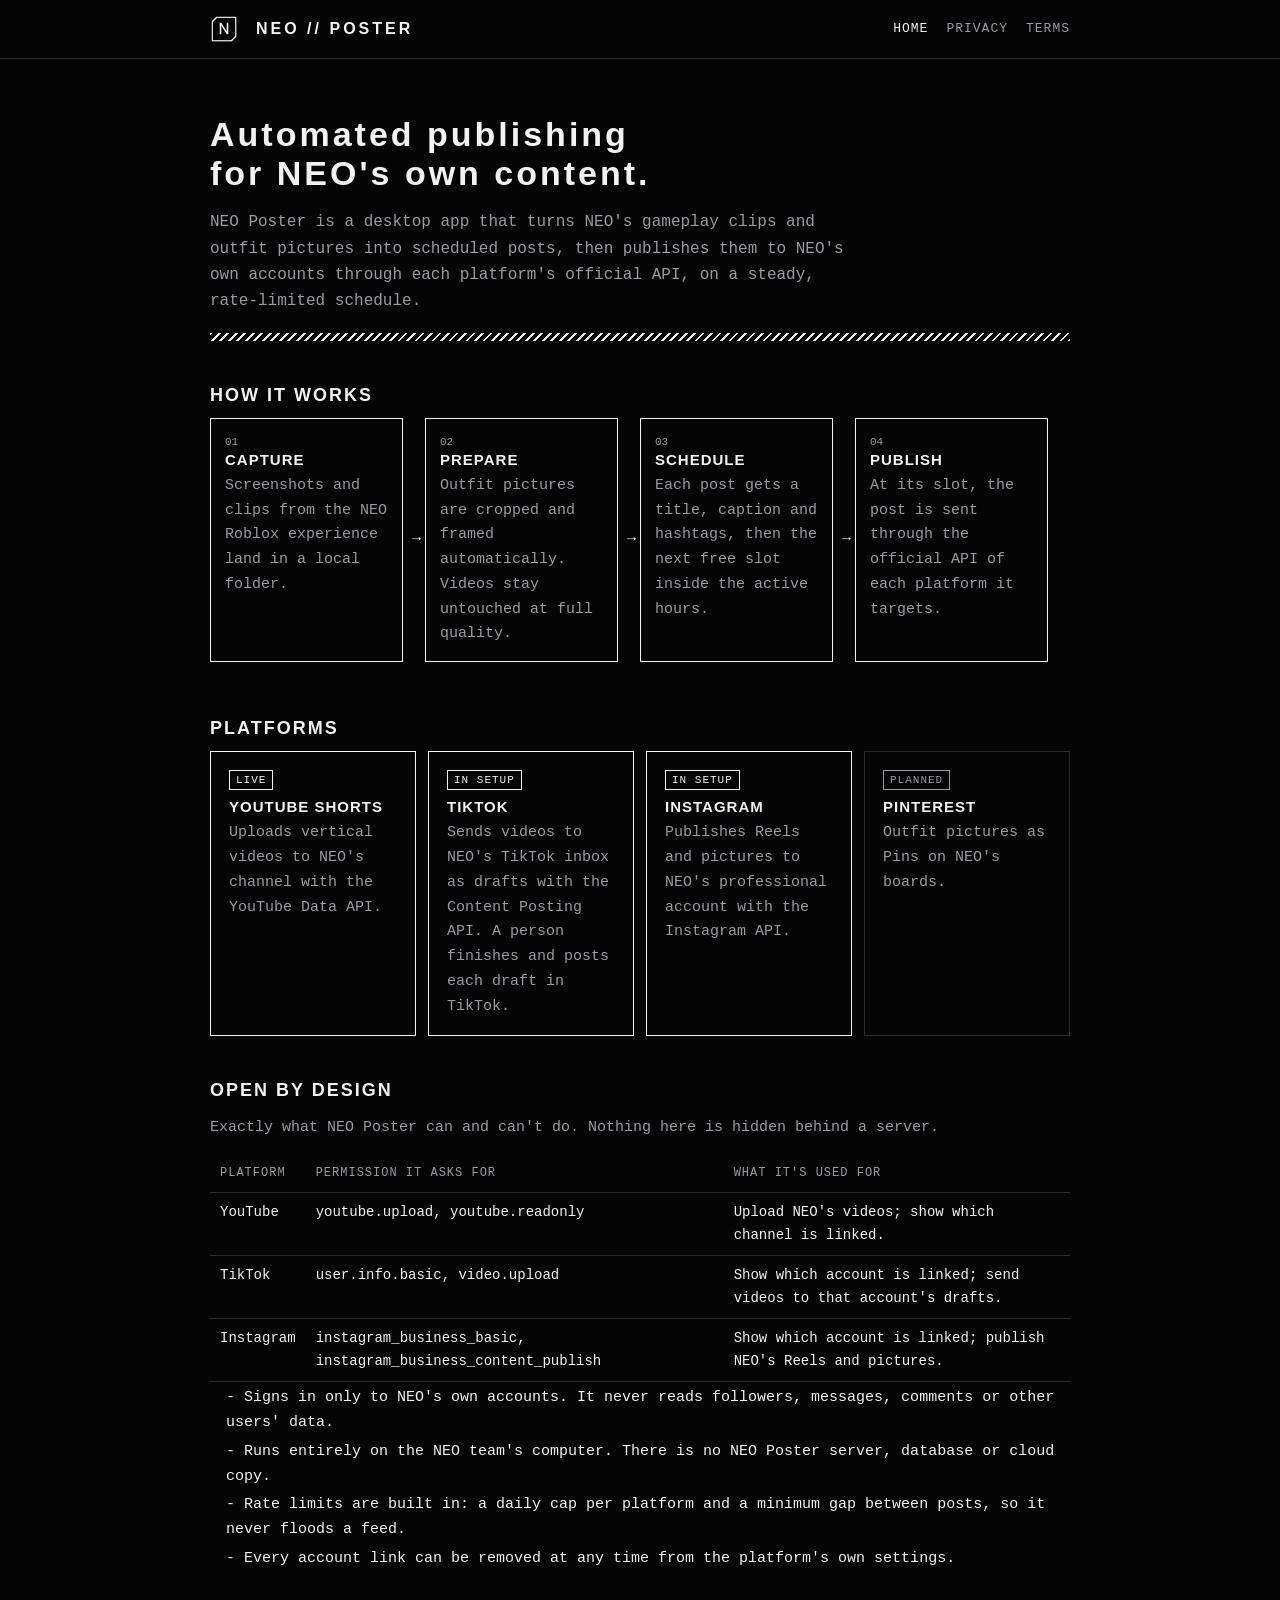
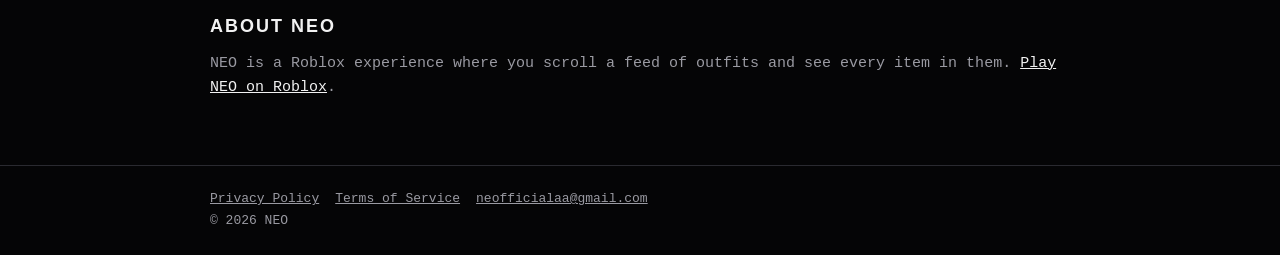
<file: index.html>
<!doctype html>
<html lang="en">
<head>
<meta charset="utf-8">
<meta name="viewport" content="width=device-width, initial-scale=1">
<title>NEO Poster</title>
<meta name="description" content="NEO Poster is NEO's desktop tool for scheduling and publishing its own videos and images to its own social accounts.">
<link rel="icon" href="icon.png">
<link rel="stylesheet" href="style.css">
</head>
<body>
<nav><div class="wrap"><img src="icon.png" alt=""><b>NEO // POSTER</b>
  <a href="./" class="on">HOME</a><a href="privacy/">PRIVACY</a><a href="terms/">TERMS</a></div></nav>

<main class="wrap">
  <h1>Automated publishing<br>for NEO's own content.</h1>
  <p class="lead mut">NEO Poster is a desktop app that turns NEO's gameplay clips and outfit pictures into scheduled posts,
  then publishes them to NEO's own accounts through each platform's official API, on a steady, rate-limited schedule.</p>
  <div class="hatch"></div>

  <h2>HOW IT WORKS</h2>
  <div class="flow">
    <div class="step"><div class="n">01</div><h3>CAPTURE</h3><span class="mut">Screenshots and clips from the NEO Roblox experience land in a local folder.</span></div>
    <div class="step"><div class="n">02</div><h3>PREPARE</h3><span class="mut">Outfit pictures are cropped and framed automatically. Videos stay untouched at full quality.</span></div>
    <div class="step"><div class="n">03</div><h3>SCHEDULE</h3><span class="mut">Each post gets a title, caption and hashtags, then the next free slot inside the active hours.</span></div>
    <div class="step"><div class="n">04</div><h3>PUBLISH</h3><span class="mut">At its slot, the post is sent through the official API of each platform it targets.</span></div>
  </div>

  <h2>PLATFORMS</h2>
  <div class="grid">
    <div class="card"><span class="tag">LIVE</span><h3>YOUTUBE SHORTS</h3><span class="mut">Uploads vertical videos to NEO's channel with the YouTube Data API.</span></div>
    <div class="card"><span class="tag">IN SETUP</span><h3>TIKTOK</h3><span class="mut">Sends videos to NEO's TikTok inbox as drafts with the Content Posting API. A person finishes and posts each draft in TikTok.</span></div>
    <div class="card"><span class="tag">IN SETUP</span><h3>INSTAGRAM</h3><span class="mut">Publishes Reels and pictures to NEO's professional account with the Instagram API.</span></div>
    <div class="card dim"><span class="tag dim">PLANNED</span><h3>PINTEREST</h3><span class="mut">Outfit pictures as Pins on NEO's boards.</span></div>
  </div>

  <h2>OPEN BY DESIGN</h2>
  <p class="mut">Exactly what NEO Poster can and can't do. Nothing here is hidden behind a server.</p>
  <table>
    <tr><th>PLATFORM</th><th>PERMISSION IT ASKS FOR</th><th>WHAT IT'S USED FOR</th></tr>
    <tr><td>YouTube</td><td>youtube.upload, youtube.readonly</td><td>Upload NEO's videos; show which channel is linked.</td></tr>
    <tr><td>TikTok</td><td>user.info.basic, video.upload</td><td>Show which account is linked; send videos to that account's drafts.</td></tr>
    <tr><td>Instagram</td><td>instagram_business_basic, instagram_business_content_publish</td><td>Show which account is linked; publish NEO's Reels and pictures.</td></tr>
  </table>
  <p class="li">Signs in only to NEO's own accounts. It never reads followers, messages, comments or other users' data.</p>
  <p class="li">Runs entirely on the NEO team's computer. There is no NEO Poster server, database or cloud copy.</p>
  <p class="li">Rate limits are built in: a daily cap per platform and a minimum gap between posts, so it never floods a feed.</p>
  <p class="li">Every account link can be removed at any time from the platform's own settings.</p>

  <h2>ABOUT NEO</h2>
  <p class="mut">NEO is a Roblox experience where you scroll a feed of outfits and see every item in them.
  <a href="https://www.roblox.com/games/76077980970117">Play NEO on Roblox</a>.</p>
</main>

<footer><div class="wrap"><a href="privacy/">Privacy Policy</a><a href="terms/">Terms of Service</a><a href="mailto:neofficialaa@gmail.com">neofficialaa@gmail.com</a><br>&copy; 2026 NEO</div></footer>
</body>
</html>
</file>
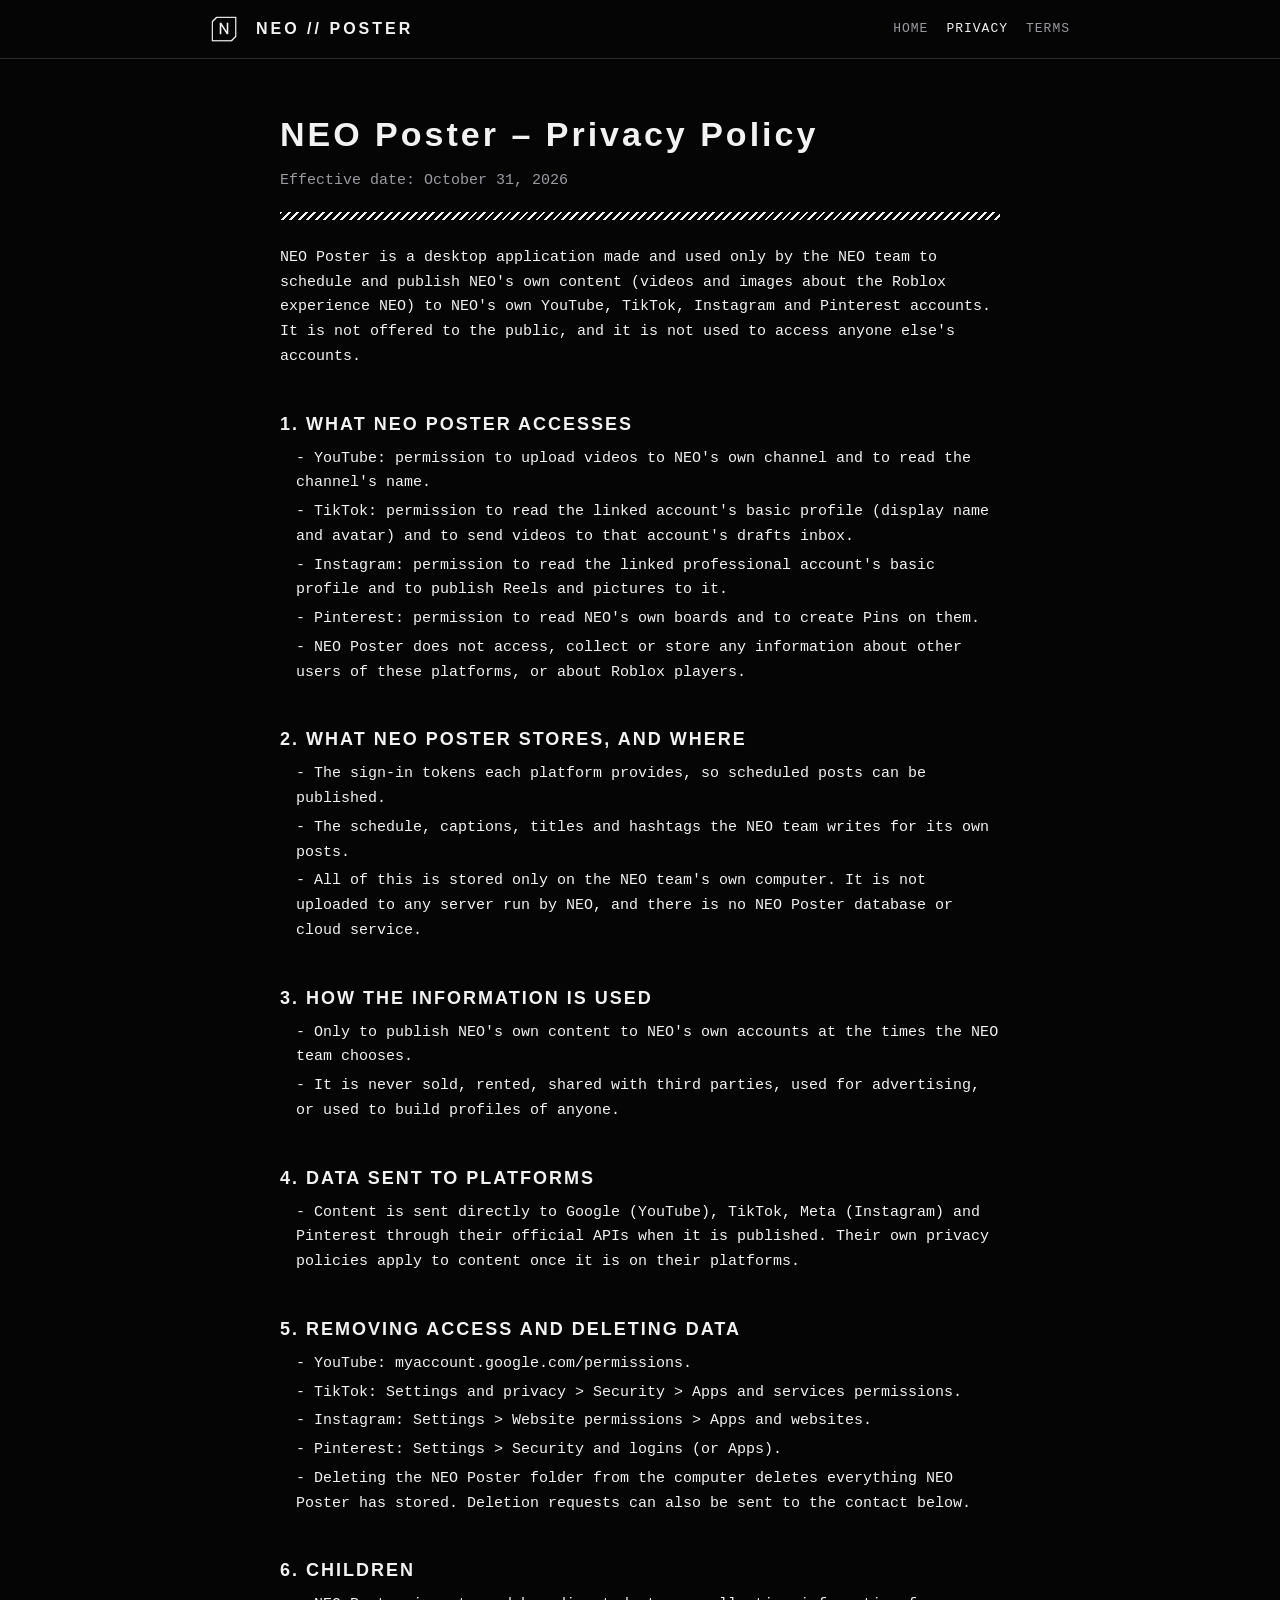
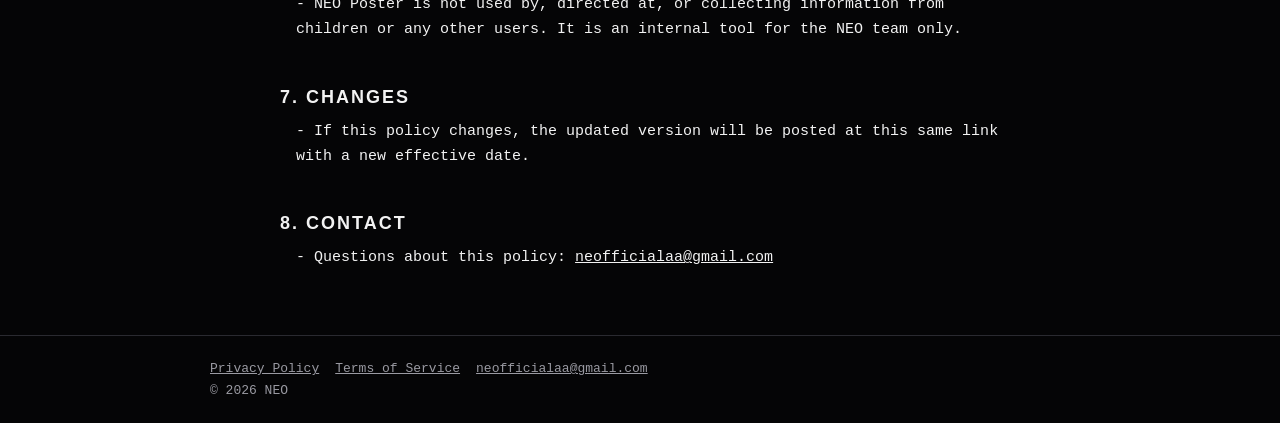
<file: privacy/index.html>
<!doctype html>
<html lang="en">
<head>
<meta charset="utf-8">
<meta name="viewport" content="width=device-width, initial-scale=1">
<title>NEO Poster Privacy Policy</title>
<link rel="icon" href="../icon.png">
<link rel="stylesheet" href="../style.css">
</head>
<body>
<nav><div class="wrap"><img src="../icon.png" alt=""><b>NEO // POSTER</b>
  <a href="../">HOME</a><a href="./" class="on">PRIVACY</a><a href="../terms/">TERMS</a></div></nav>
<main class="wrap doc">
<h1>NEO Poster – Privacy Policy</h1>
<p class="mut">Effective date: October 31, 2026</p>
<div class="hatch"></div>
<p>NEO Poster is a desktop application made and used only by the NEO team to schedule and publish NEO's own content (videos and images about the Roblox experience NEO) to NEO's own YouTube, TikTok, Instagram and Pinterest accounts. It is not offered to the public, and it is not used to access anyone else's accounts.</p>
<h2>1. WHAT NEO POSTER ACCESSES</h2>
<p class="li">YouTube: permission to upload videos to NEO's own channel and to read the channel's name.</p>
<p class="li">TikTok: permission to read the linked account's basic profile (display name and avatar) and to send videos to that account's drafts inbox.</p>
<p class="li">Instagram: permission to read the linked professional account's basic profile and to publish Reels and pictures to it.</p>
<p class="li">Pinterest: permission to read NEO's own boards and to create Pins on them.</p>
<p class="li">NEO Poster does not access, collect or store any information about other users of these platforms, or about Roblox players.</p>
<h2>2. WHAT NEO POSTER STORES, AND WHERE</h2>
<p class="li">The sign-in tokens each platform provides, so scheduled posts can be published.</p>
<p class="li">The schedule, captions, titles and hashtags the NEO team writes for its own posts.</p>
<p class="li">All of this is stored only on the NEO team's own computer. It is not uploaded to any server run by NEO, and there is no NEO Poster database or cloud service.</p>
<h2>3. HOW THE INFORMATION IS USED</h2>
<p class="li">Only to publish NEO's own content to NEO's own accounts at the times the NEO team chooses.</p>
<p class="li">It is never sold, rented, shared with third parties, used for advertising, or used to build profiles of anyone.</p>
<h2>4. DATA SENT TO PLATFORMS</h2>
<p class="li">Content is sent directly to Google (YouTube), TikTok, Meta (Instagram) and Pinterest through their official APIs when it is published. Their own privacy policies apply to content once it is on their platforms.</p>
<h2>5. REMOVING ACCESS AND DELETING DATA</h2>
<p class="li">YouTube: myaccount.google.com/permissions.</p>
<p class="li">TikTok: Settings and privacy &gt; Security &gt; Apps and services permissions.</p>
<p class="li">Instagram: Settings &gt; Website permissions &gt; Apps and websites.</p>
<p class="li">Pinterest: Settings &gt; Security and logins (or Apps).</p>
<p class="li">Deleting the NEO Poster folder from the computer deletes everything NEO Poster has stored. Deletion requests can also be sent to the contact below.</p>
<h2>6. CHILDREN</h2>
<p class="li">NEO Poster is not used by, directed at, or collecting information from children or any other users. It is an internal tool for the NEO team only.</p>
<h2>7. CHANGES</h2>
<p class="li">If this policy changes, the updated version will be posted at this same link with a new effective date.</p>
<h2>8. CONTACT</h2>
<p class="li">Questions about this policy: <a href="mailto:neofficialaa@gmail.com">neofficialaa@gmail.com</a></p>
</main>
<footer><div class="wrap"><a href="./">Privacy Policy</a><a href="../terms/">Terms of Service</a><a href="mailto:neofficialaa@gmail.com">neofficialaa@gmail.com</a><br>&copy; 2026 NEO</div></footer>
</body>
</html>
</file>
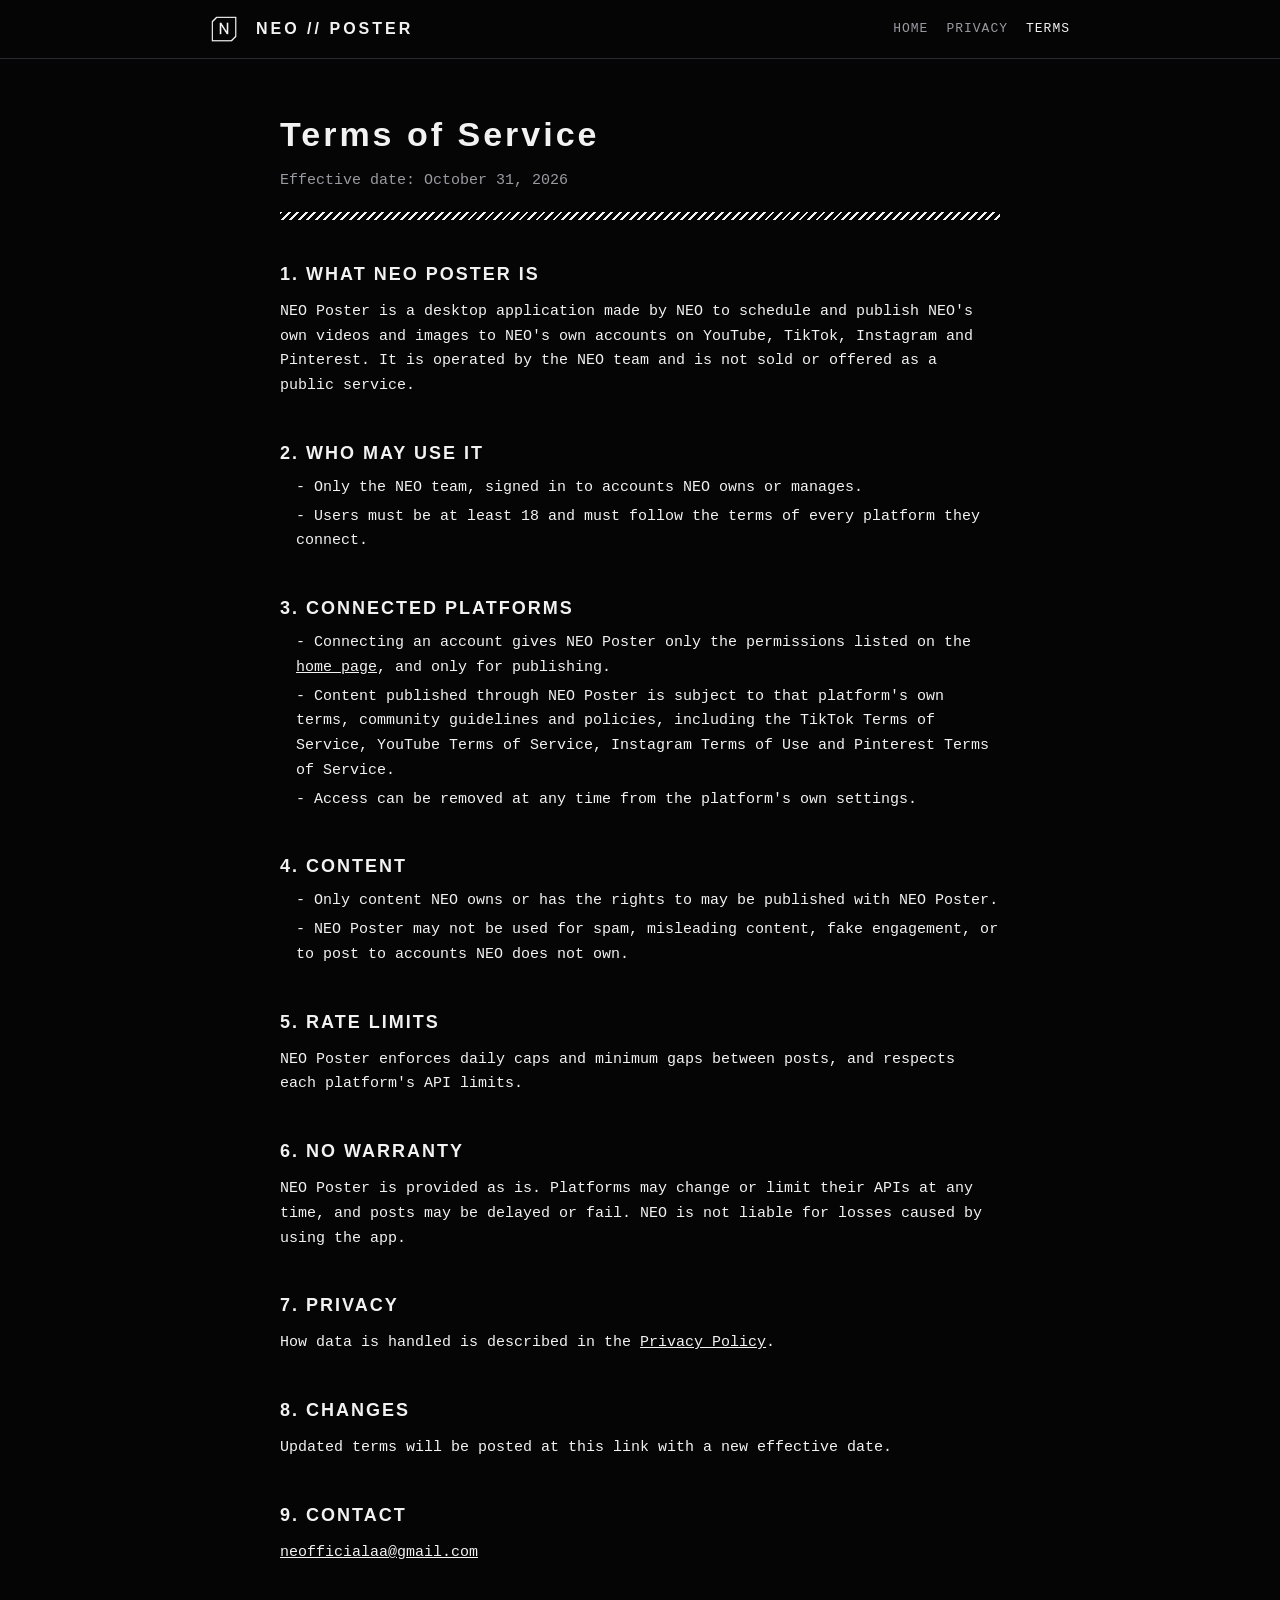
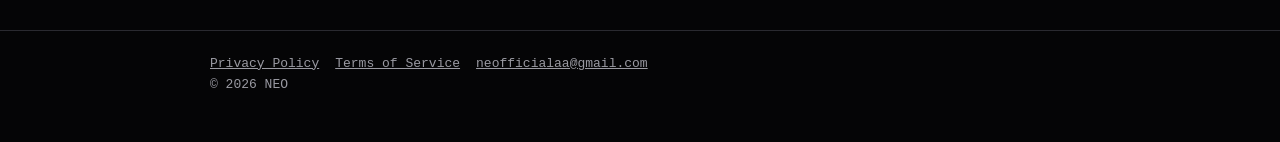
<file: terms/index.html>
<!doctype html>
<html lang="en">
<head>
<meta charset="utf-8">
<meta name="viewport" content="width=device-width, initial-scale=1">
<title>NEO Poster Terms of Service</title>
<link rel="icon" href="../icon.png">
<link rel="stylesheet" href="../style.css">
</head>
<body>
<nav><div class="wrap"><img src="../icon.png" alt=""><b>NEO // POSTER</b>
  <a href="../">HOME</a><a href="../privacy/">PRIVACY</a><a href="./" class="on">TERMS</a></div></nav>
<main class="wrap doc">
<h1>Terms of Service</h1>
<p class="mut">Effective date: October 31, 2026</p>
<div class="hatch"></div>
<h2>1. WHAT NEO POSTER IS</h2>
<p>NEO Poster is a desktop application made by NEO to schedule and publish NEO's own videos and images to NEO's own accounts on YouTube, TikTok, Instagram and Pinterest. It is operated by the NEO team and is not sold or offered as a public service.</p>
<h2>2. WHO MAY USE IT</h2>
<p class="li">Only the NEO team, signed in to accounts NEO owns or manages.</p>
<p class="li">Users must be at least 18 and must follow the terms of every platform they connect.</p>
<h2>3. CONNECTED PLATFORMS</h2>
<p class="li">Connecting an account gives NEO Poster only the permissions listed on the <a href="../">home page</a>, and only for publishing.</p>
<p class="li">Content published through NEO Poster is subject to that platform's own terms, community guidelines and policies, including the TikTok Terms of Service, YouTube Terms of Service, Instagram Terms of Use and Pinterest Terms of Service.</p>
<p class="li">Access can be removed at any time from the platform's own settings.</p>
<h2>4. CONTENT</h2>
<p class="li">Only content NEO owns or has the rights to may be published with NEO Poster.</p>
<p class="li">NEO Poster may not be used for spam, misleading content, fake engagement, or to post to accounts NEO does not own.</p>
<h2>5. RATE LIMITS</h2>
<p>NEO Poster enforces daily caps and minimum gaps between posts, and respects each platform's API limits.</p>
<h2>6. NO WARRANTY</h2>
<p>NEO Poster is provided as is. Platforms may change or limit their APIs at any time, and posts may be delayed or fail. NEO is not liable for losses caused by using the app.</p>
<h2>7. PRIVACY</h2>
<p>How data is handled is described in the <a href="../privacy/">Privacy Policy</a>.</p>
<h2>8. CHANGES</h2>
<p>Updated terms will be posted at this link with a new effective date.</p>
<h2>9. CONTACT</h2>
<p><a href="mailto:neofficialaa@gmail.com">neofficialaa@gmail.com</a></p>
</main>
<footer><div class="wrap"><a href="../privacy/">Privacy Policy</a><a href="./">Terms of Service</a><a href="mailto:neofficialaa@gmail.com">neofficialaa@gmail.com</a><br>&copy; 2026 NEO</div></footer>
</body>
</html>
</file>
<file: style.css>
:root{--fg:#f2f2f2;--mut:#9a9aa2;--bg:#050506;--line:#2a2a30}
*{box-sizing:border-box}
body{margin:0;background:var(--bg);color:var(--fg);font:15px/1.65 Consolas,"Cascadia Mono",ui-monospace,monospace}
a{color:var(--fg)}
.wrap{max-width:900px;margin:0 auto;padding:0 20px}
nav{border-bottom:1px solid var(--line)}
nav .wrap{display:flex;align-items:center;gap:18px;height:58px}
nav img{width:28px;height:28px}
nav b{font:600 16px Bahnschrift,"Segoe UI",sans-serif;letter-spacing:3px;margin-right:auto}
nav a{text-decoration:none;color:var(--mut);font-size:13px;letter-spacing:1px}
nav a:hover,nav a.on{color:var(--fg)}
h1{font:600 34px/1.15 Bahnschrift,"Segoe UI",sans-serif;letter-spacing:3px;margin:56px 0 10px}
h2{font:600 18px Bahnschrift,"Segoe UI",sans-serif;letter-spacing:2px;margin:44px 0 12px}
h3{font:600 15px Bahnschrift,"Segoe UI",sans-serif;letter-spacing:1px;margin:0 0 6px}
.mut{color:var(--mut)}
.hatch{height:8px;background:repeating-linear-gradient(135deg,var(--fg) 0 2px,transparent 2px 6px);margin:18px 0 26px}
.lead{font-size:16px;max-width:640px}
.grid{display:grid;grid-template-columns:repeat(auto-fit,minmax(200px,1fr));gap:12px}
.card{border:1.5px solid var(--fg);padding:16px 18px}
.card.dim{border-color:var(--line)}
.tag{display:inline-block;font-size:11px;letter-spacing:1px;border:1px solid var(--fg);padding:0 6px;margin-bottom:8px}
.tag.dim{border-color:var(--mut);color:var(--mut)}
.flow{display:flex;flex-wrap:wrap;align-items:stretch;gap:0}
.flow .step{flex:1 1 150px;border:1.5px solid var(--fg);padding:14px;margin:0 22px 12px 0;position:relative}
.flow .step:not(:last-child)::after{content:"\2192";position:absolute;right:-19px;top:50%;transform:translateY(-50%)}
.flow .n{font-size:11px;color:var(--mut)}
table{width:100%;border-collapse:collapse;font-size:14px}
td,th{text-align:left;padding:8px 10px;border-bottom:1px solid var(--line);vertical-align:top}
th{color:var(--mut);font-weight:normal;letter-spacing:1px;font-size:12px}
.li{padding-left:16px;margin:4px 0}.li::before{content:"- "}
footer{border-top:1px solid var(--line);margin-top:64px;padding:22px 0;font-size:13px;color:var(--mut)}
footer a{color:var(--mut);margin-right:16px}
.doc{max-width:760px}
@media (max-width:560px){h1{font-size:26px}.flow .step{margin-right:0}.flow .step::after{display:none}}
</file>
